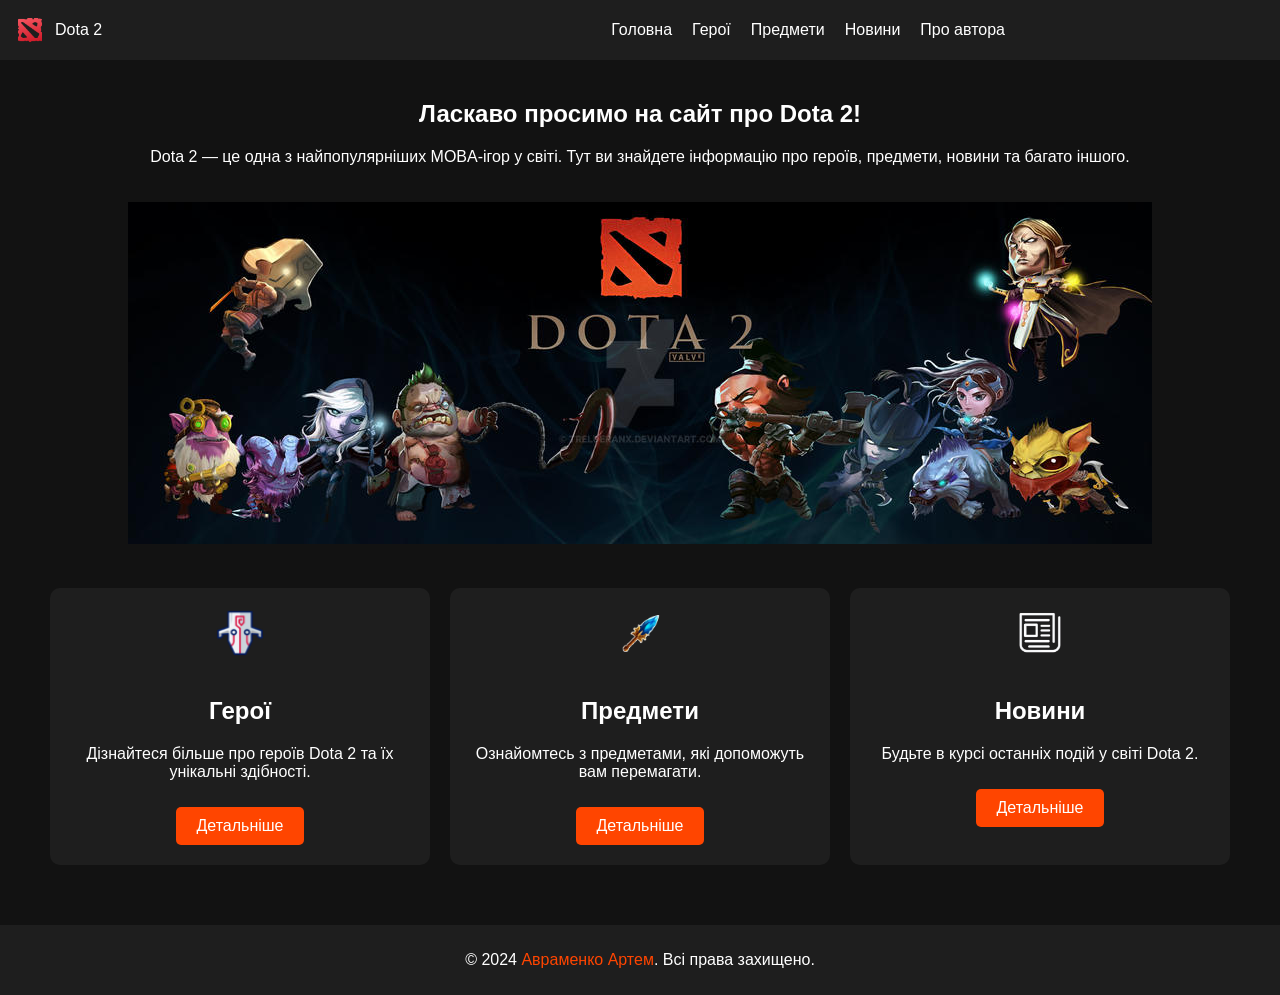
<file: Test Project/index.html>
<!DOCTYPE html>
<html lang="uk">
<head>
    <meta charset="UTF-8">
    <meta name="viewport" content="width=device-width, initial-scale=1.0">
    <meta name="description" content="Головна сторінка сайту про Dota 2">
    <title>Головна - Dota 2</title>
    <link rel="stylesheet" href="css/style.css">
</head>
<body>
    <!-- Шапка -->
<header>
    <div class="container">
        <a href="index.html" class="logo">
            <img src="image/dota-icon.png" alt="Dota 2 Logo">
            Dota 2
        </a>
        <nav>
            <ul>
                <li><a href="index.html">Головна</a></li>
                <li><a href="heroes.html">Герої</a></li>
                <li><a href="items.html">Предмети</a></li>
                <li><a href="news.html">Новини</a></li>
                <li><a href="about.html">Про автора</a></li>
            </ul>
        </nav>
    </div>
</header>


    <!-- Основний контент -->
    <main>
        <section class="banner">    
             <h1>Ласкаво просимо на сайт про Dota 2!</h1>
             <p>Dota 2 — це одна з найпопулярніших MOBA-ігор у світі. Тут ви знайдете інформацію про героїв, предмети, новини та багато іншого.</p>
              <img src="image/dota-banner.jpg" alt="Dota 2 Banner">
        </section>  

         <section class="categories">
        <div class="category">
            <img src="image/heroes.png" alt="Герої">
            <h2>Герої</h2>
            <p>Дізнайтеся більше про героїв Dota 2 та їх унікальні здібності.</p>
            <a href="heroes.html" class="button">Детальніше</a>
        </div>
        <div class="category">
            <img src="image/items-icon.png" alt="Предмети">
            <h2>Предмети</h2>
            <p>Ознайомтесь з предметами, які допоможуть вам перемагати.</p>
            <a href="items.html" class="button">Детальніше</a>
        </div>
        <div class="category">
            <img src="image/news-icon.png" alt="Новини">
            <h2>Новини</h2>
            <p>Будьте в курсі останніх подій у світі Dota 2.</p>
            <a href="updates.html" class="button">Детальніше</a>
        </div>
    </section>   
    </main>

    <!-- Футер -->
    <footer>
        <p>&copy; 2024 <a href="about.html">Авраменко Артем</a>. Всі права захищено.</p>
    </footer>
</body>
</html>
</file>
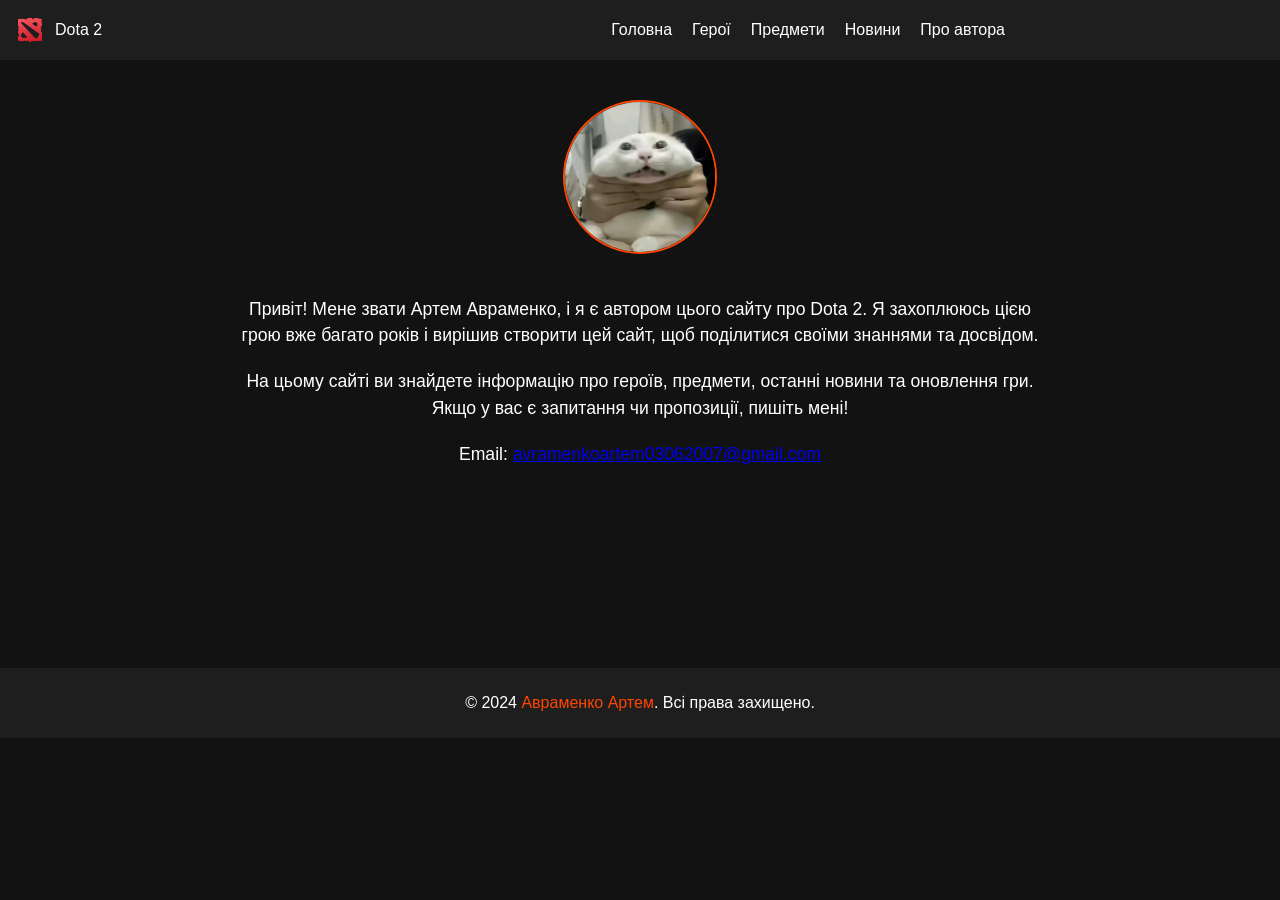
<file: Test Project/about.html>
<!DOCTYPE html>
<html lang="uk">
<head>
    <meta charset="UTF-8">
    <meta name="viewport" content="width=device-width, initial-scale=1.0">
    <meta name="description" content="Сторінка автора - Dota 2 сайт">
    <title>Про автора</title>
    <link rel="stylesheet" href="css/stylea.css">
</head>
<body>
    <!-- Шапка -->
    <header>
        <div class="container">
            <a href="index.html" class="logo">
                <img src="image/dota-icon.png" alt="Dota 2 Logo">
                Dota 2
            </a>
            <nav>
                <ul>
                    <li><a href="index.html">Головна</a></li>
                    <li><a href="heroes.html">Герої</a></li>
                    <li><a href="items.html">Предмети</a></li>
                    <li><a href="news.html">Новини</a></li>
                    <li><a href="about.html" class="active">Про автора</a></li>
                </ul>
            </nav>
        </div>
    </header>

    <!-- Основний контент -->
    <main>
        <section class="about-section">
            
            <div class="profile">
                <img src="image/profile.jpg" alt="Моє фото" class="profile-img">
                <div class="profile-info">
                    <p>Привіт! Мене звати Артем Авраменко, і я є автором цього сайту про Dota 2. Я захоплююсь цією грою вже багато років і вирішив створити цей сайт, щоб поділитися своїми знаннями та досвідом.</p>
                    <p>На цьому сайті ви знайдете інформацію про героїв, предмети, останні новини та оновлення гри. Якщо у вас є запитання чи пропозиції, пишіть мені!</p>
                    <p>Email: <a href="mailto:avramenkoartem03062007@gmail.com">avramenkoartem03062007@gmail.com</a></p>
                </div>
            </div>
        </section>
    </main>

    <!-- Футер -->
    <footer>
        <p>&copy; 2024 <a href="about.html">Авраменко Артем</a>. Всі права захищено.</p>
    </footer>
</body>
</html>
</file>
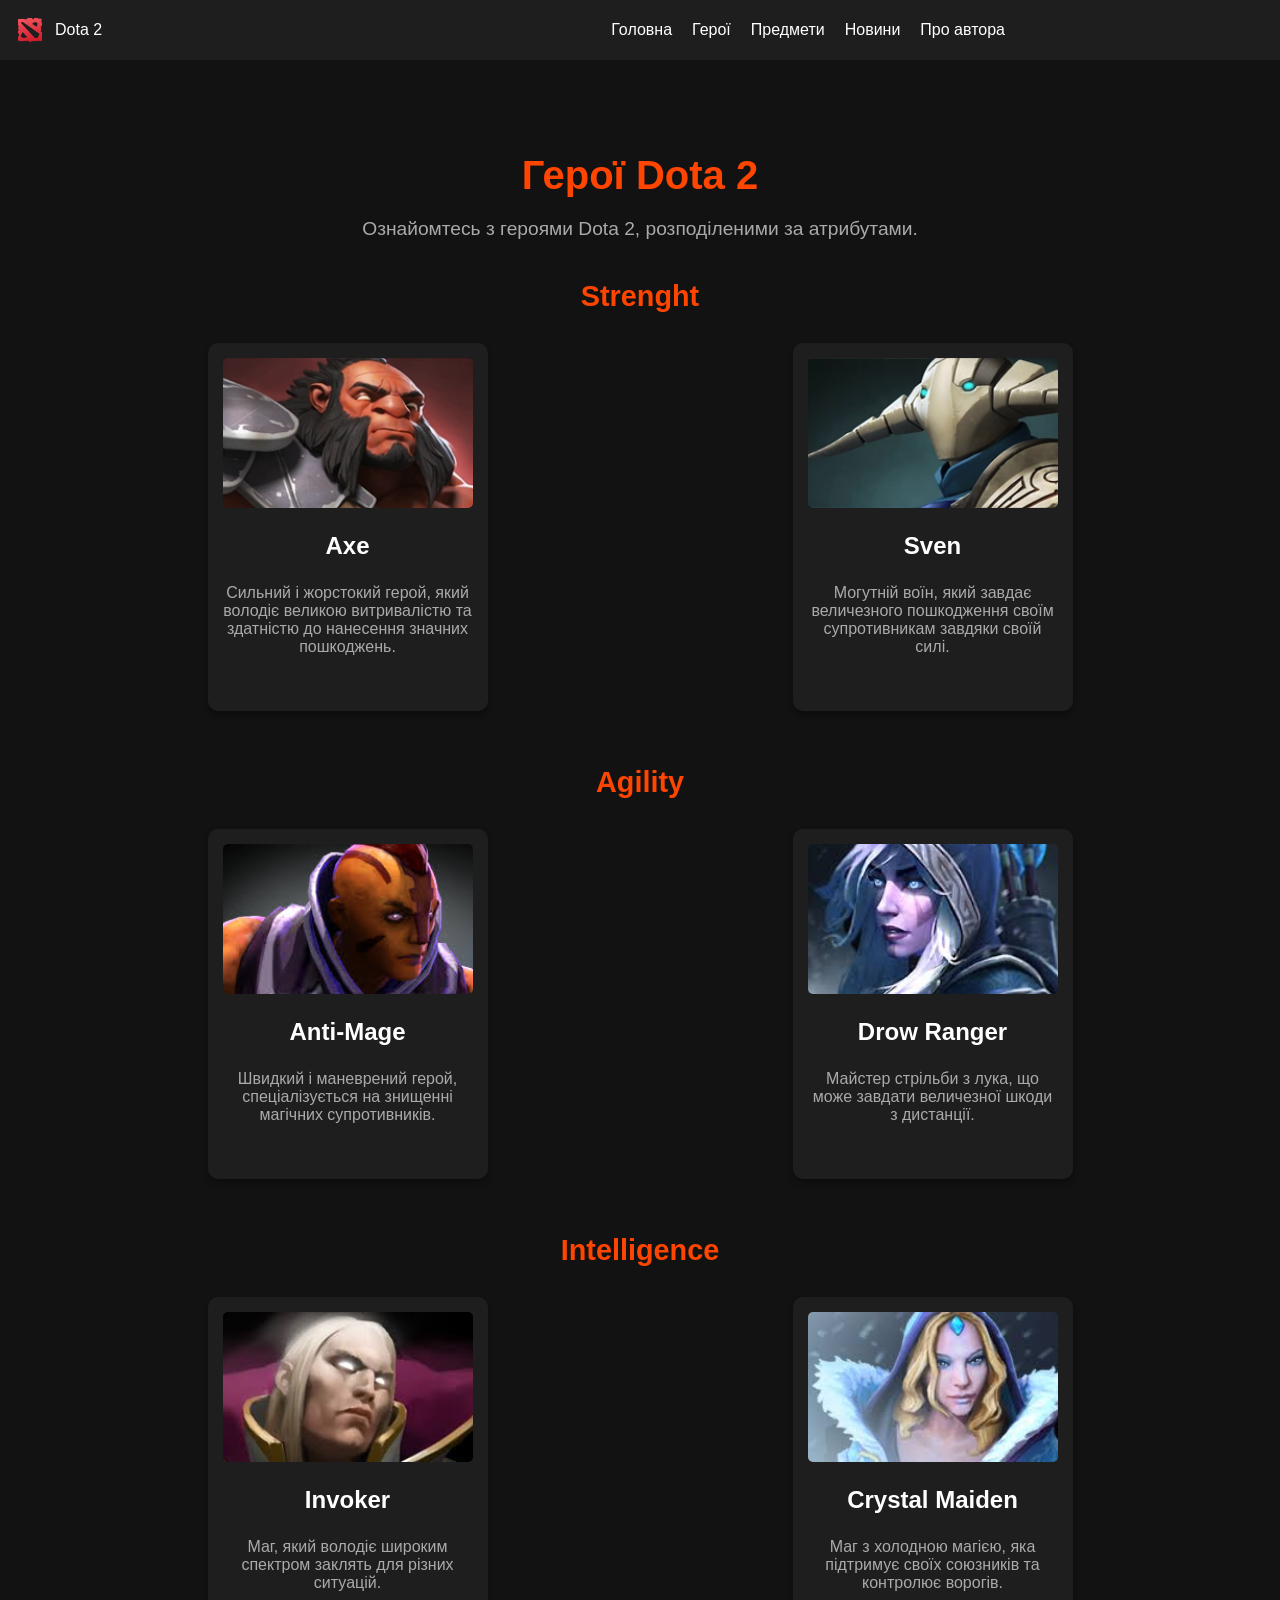
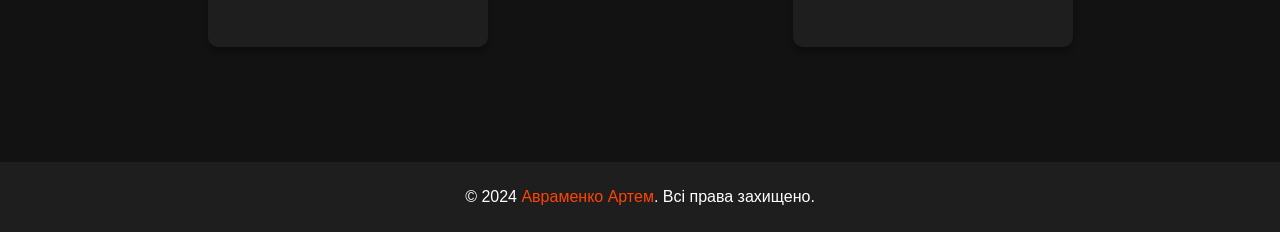
<file: Test Project/heroes.html>
<!DOCTYPE html>
<html lang="uk">
<head>
    <meta charset="UTF-8">
    <meta name="viewport" content="width=device-width, initial-scale=1.0">
    <meta name="description" content="Сторінка героїв Dota 2">
    <title>Герої - Dota 2</title>
    <link rel="stylesheet" href="css/styleh.css">
</head>
<body>
    <!-- Шапка -->
    <header>
        <div class="container">
            <a href="index.html" class="logo">
                <img src="image/dota-icon.png" alt="Dota 2 Logo">
                Dota 2
            </a>
            <nav>
                <ul>
                    <li><a href="index.html">Головна</a></li>
                    <li><a href="heroes.html">Герої</a></li>
                    <li><a href="items.html">Предмети</a></li>
                    <li><a href="news.html">Новини</a></li>
                    <li><a href="about.html">Про автора</a></li>
                </ul>
            </nav>
        </div>
    </header>

    <!-- Основний контент -->
    <main>
        <section class="hero-categories">
            <h1>Герої Dota 2</h1>
            <p>Ознайомтесь з героями Dota 2, розподіленими за атрибутами.</p>

            <div class="category">
                <h2>Strenght</h2>
                <div class="heroes-list">
                    <div class="hero">
                        <img src="image/Axe_icon.webp" alt="Axe">
                        <h3>Axe</h3>
                        <p>Сильний і жорстокий герой, який володіє великою витривалістю та здатністю до нанесення значних пошкоджень.</p>
                    </div>
                    <div class="hero">
                        <img src="image/Sven_icon.webp" alt="Sven">
                        <h3>Sven</h3>
                        <p>Могутній воїн, який завдає величезного пошкодження своїм супротивникам завдяки своїй силі.</p>
                    </div>
                </div>
            </div>

            <div class="category">
                <h2>Agility</h2>
                <div class="heroes-list">
                    <div class="hero">
                        <img src="image/AM.jpg" alt="Anti-Mage">
                        <h3>Anti-Mage</h3>
                        <p>Швидкий і маневрений герой, спеціалізується на знищенні магічних супротивників.</p>
                    </div>
                    <div class="hero">
                        <img src="image/Drowka.jpg" alt="Drow Ranger">
                        <h3>Drow Ranger</h3>
                        <p>Майстер стрільби з лука, що може завдати величезної шкоди з дистанції.</p>
                    </div>
                </div>
            </div>

            <div class="category">
                <h2>Intelligence</h2>
                <div class="heroes-list">
                    <div class="hero">
                        <img src="image/vok.png" alt="Invoker">
                        <h3>Invoker</h3>
                        <p>Маг, який володіє широким спектром заклять для різних ситуацій.</p>
                    </div>
                    <div class="hero">
                        <img src="image/CM.png" alt="Crystal Maiden">
                        <h3>Crystal Maiden</h3>
                        <p>Маг з холодною магією, яка підтримує своїх союзників та контролює ворогів.</p>
                    </div>
                </div>
            </div>
        </section>
    </main>

    <!-- Футер -->
    <footer>
        <p>&copy; 2024 <a href="about.html">Авраменко Артем</a>. Всі права захищено.</p>
    </footer>
</body>
</html>
</file>
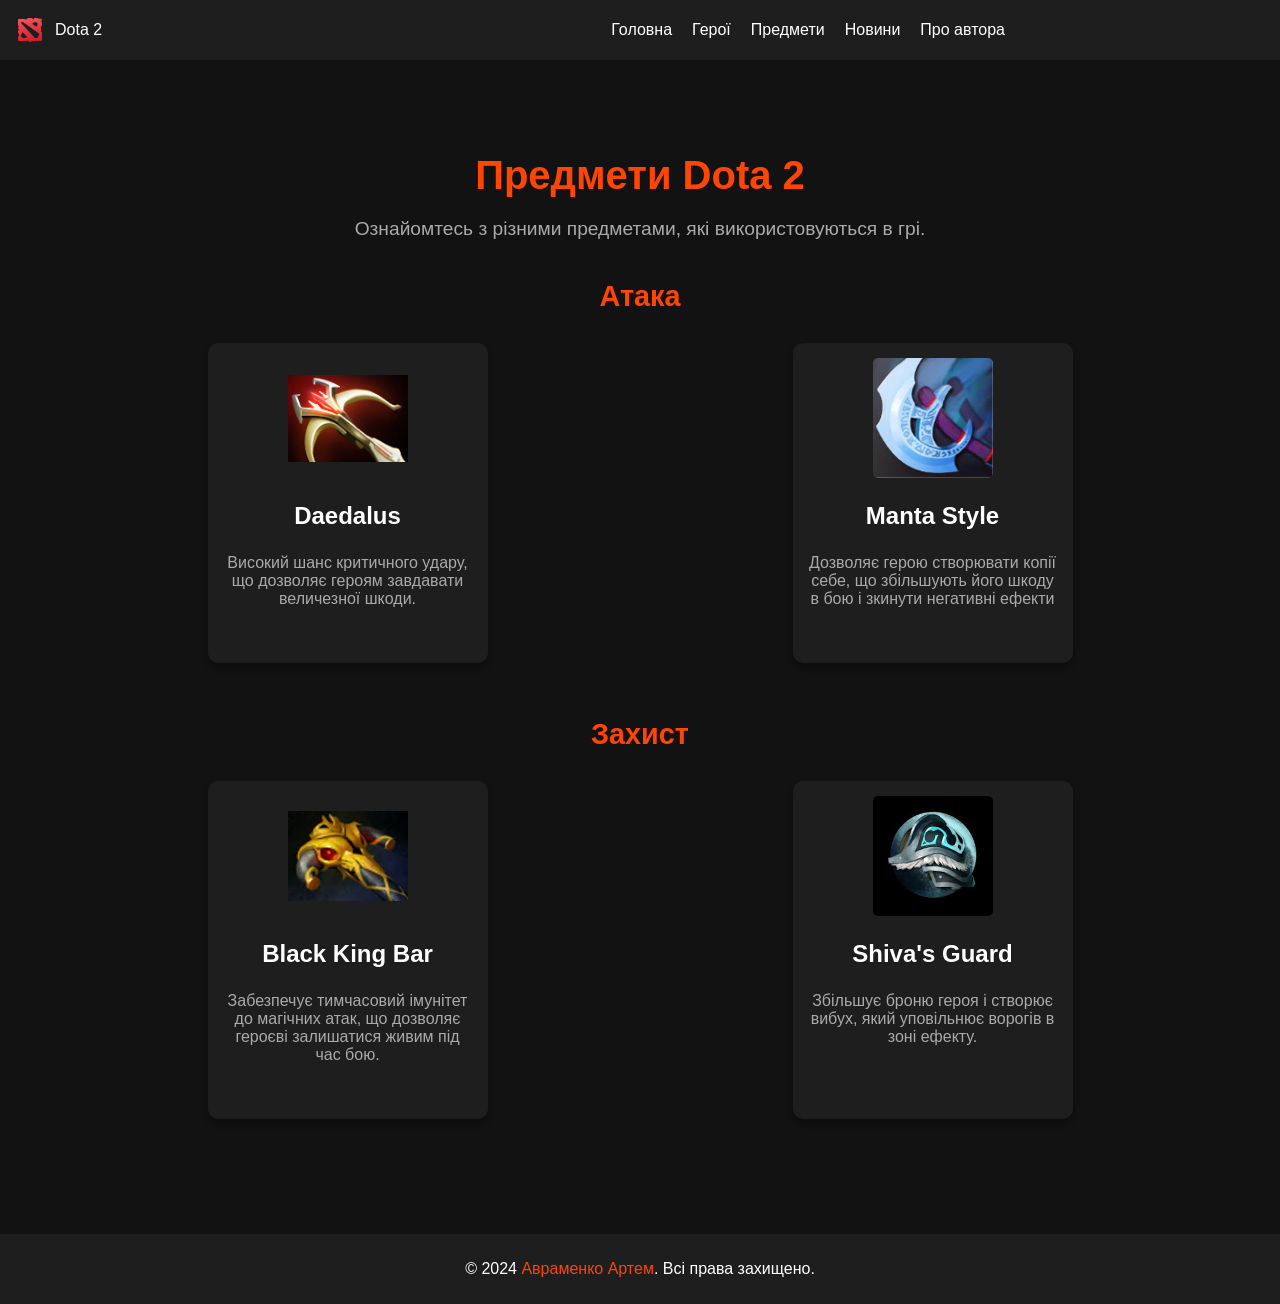
<file: Test Project/items.html>
<!DOCTYPE html>
<html lang="uk">
<head>
    <meta charset="UTF-8">
    <meta name="viewport" content="width=device-width, initial-scale=1.0">
    <meta name="description" content="Сторінка предметів Dota 2">
    <title>Предмети - Dota 2</title>
    <link rel="stylesheet" href="css/stylei.css">
</head>
<body>
    <!-- Шапка -->
    <header>
        <div class="container">
            <a href="index.html" class="logo">
                <img src="image/dota-icon.png" alt="Dota 2 Logo">
                Dota 2
            </a>
            <nav>
                <ul>
                    <li><a href="index.html">Головна</a></li>
                    <li><a href="heroes.html">Герої</a></li>
                    <li><a href="items.html">Предмети</a></li>
                    <li><a href="news.html">Новини</a></li>
                    <li><a href="about.html">Про автора</a></li>
                </ul>
            </nav>
        </div>
    </header>

    <!-- Основний контент -->
    <main>
        <section class="item-categories">
            <h1>Предмети Dota 2</h1>
            <p>Ознайомтесь з різними предметами, які використовуються в грі.</p>

            <div class="category">
                <h2>Атака</h2>
                <div class="items-list">
                    <div class="item">
                        <img src="image/Daedalus.png" alt="Daedalus">
                        <h3>Daedalus</h3>
                        <p>Високий шанс критичного удару, що дозволяє героям завдавати величезної шкоди.</p>
                    </div>
                    <div class="item">
                        <img src="image/Manta.png" alt="Manta Style">
                        <h3>Manta Style</h3>
                        <p>Дозволяє герою створювати копії себе, що збільшують його шкоду в бою і зкинути негативні ефекти</p>
                    </div>
                </div>
            </div>

            <div class="category">
                <h2>Захист</h2>
                <div class="items-list">
                    <div class="item">
                        <img src="image/BKB.png" alt="Black King Bar">
                        <h3>Black King Bar</h3>
                        <p>Забезпечує тимчасовий імунітет до магічних атак, що дозволяє героєві залишатися живим під час бою.</p>
                    </div>
                    <div class="item">
                        <img src="image/Shiva.png" alt="Shiva's Guard">
                        <h3>Shiva's Guard</h3>
                        <p>Збільшує броню героя і створює вибух, який уповільнює ворогів в зоні ефекту.</p>
                    </div>
                </div>
            </div>
        </section>
    </main>

    <!-- Футер -->
    <footer>
        <p>&copy; 2024 <a href="about.html">Авраменко Артем</a>. Всі права захищено.</p>
    </footer>
</body>
</html>
</file>
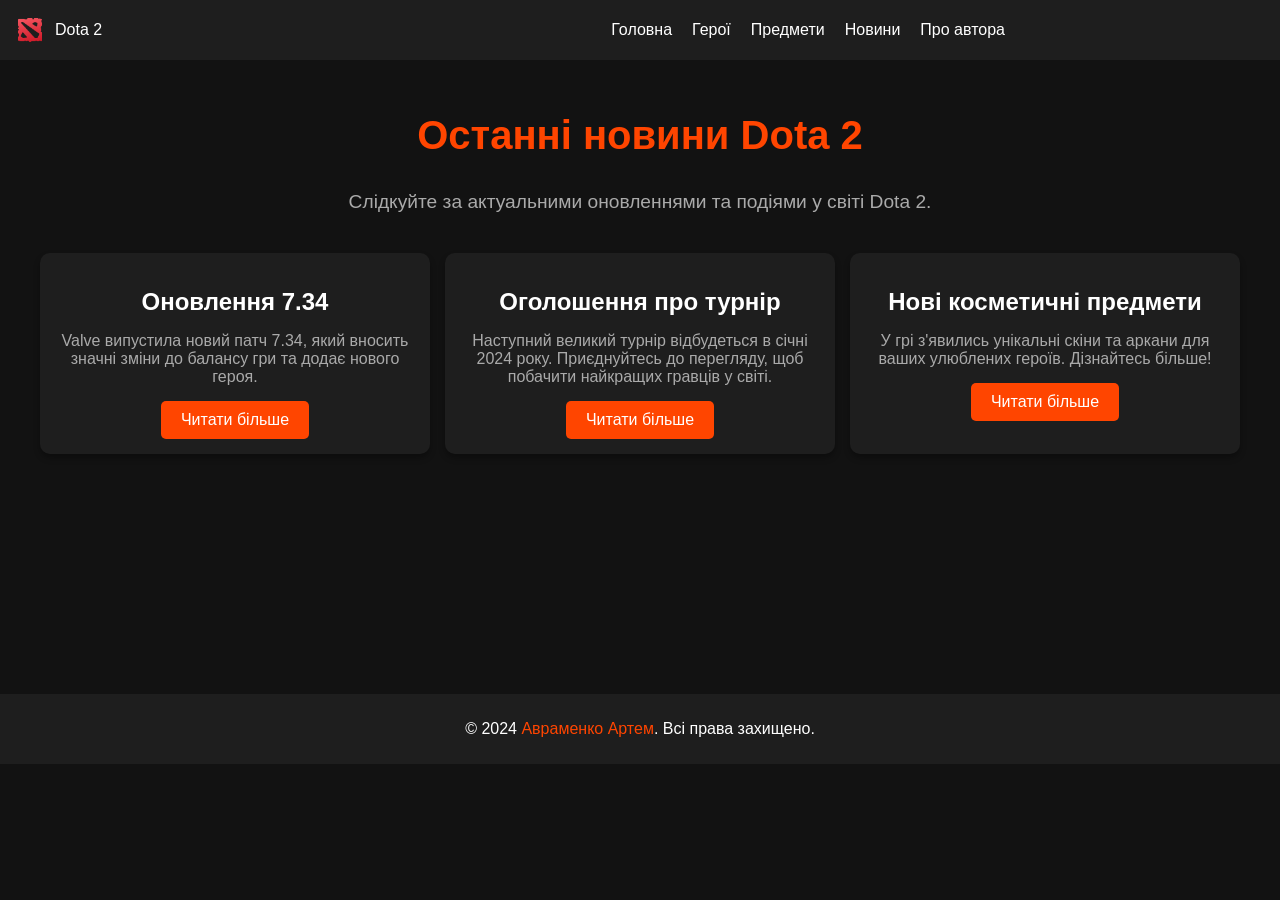
<file: Test Project/news.html>
<!DOCTYPE html>
<html lang="uk">
<head>
    <meta charset="UTF-8">
    <meta name="viewport" content="width=device-width, initial-scale=1.0">
    <meta name="description" content="Новини Dota 2">
    <title>Новини - Dota 2</title>
    <link rel="stylesheet" href="css/stylen.css">
</head>
<body>
    <!-- Шапка -->
    <header>
        <div class="container">
            <a href="index.html" class="logo">
                <img src="image/dota-icon.png" alt="Dota 2 Logo">
                Dota 2
            </a>
            <nav>
                <ul>
                    <li><a href="index.html">Головна</a></li>
                    <li><a href="heroes.html">Герої</a></li>
                    <li><a href="items.html">Предмети</a></li>
                    <li><a href="news.html">Новини</a></li>
                    <li><a href="about.html">Про автора</a></li>
                </ul>
            </nav>
        </div>
    </header>

    <!-- Основний контент -->
    <main>
        <section class="news-section">
            <h1>Останні новини Dota 2</h1>
            <p>Слідкуйте за актуальними оновленнями та подіями у світі Dota 2.</p>
            
            <div class="news-list">
               <article class="news-item">

    <h2>Оновлення 7.34</h2>
    <p>Valve випустила новий патч 7.34, який вносить значні зміни до балансу гри та додає нового героя.</p>
    <a href="https://www.dota2.com/patches/7.34?l=ukrainian" target="_blank" class="button">Читати більше</a>
</article>
                
                <article class="news-item">
                 
                    <h2>Оголошення про турнір</h2>
                    <p>Наступний великий турнір відбудеться в січні 2024 року. Приєднуйтесь до перегляду, щоб побачити найкращих гравців у світі.</p>
                    <a href="#" class="button">Читати більше</a>
                </article>
                
                <article class="news-item">
               
                    <h2>Нові косметичні предмети</h2>
                    <p>У грі з'явились унікальні скіни та аркани для ваших улюблених героїв. Дізнайтесь більше!</p>
                    <a href="#" class="button">Читати більше</a>
                </article>
            </div>
        </section>
    </main>

    <!-- Футер -->
    <footer>
        <p>&copy; 2024 <a href="about.html">Авраменко Артем</a>. Всі права захищено.</p>
    </footer>
</body>
</html>
</file>
<file: Test Project/css/style.css>
body {
    margin: 0;
    font-family: Arial, sans-serif;
    background-color: #121212;
    color: #fff;
}

header {
    background-color: #1e1e1e;
    padding: 15px 0;
}

header .container {
    display: flex;
    justify-content: space-between; /* Вирівнює логотип і меню по краях */
    align-items: center;
    max-width: 1000px;
    margin: left;
    padding: 0 15px;
}

header .logo {
    display: flex;
    align-items: center;
    text-decoration: none;
    color: #fff;
}

header .logo img {
    height: 30px;
    margin-right: 10px;
}

header nav ul {
    list-style: none;
    margin: 0;
    padding: 0;
    display: flex;
}

header nav ul li {
    margin: 0 10px;
}

header nav ul li a {
    text-decoration: none;
    color: #fff;
    transition: color 0.3s;
}

header nav ul li a:hover {
    color: #ff4500;
}

main {
    max-width: 1200px;
    margin: 0 auto;
    padding: 20px 15px;
}

.banner {
    text-align: center;
}

.banner img {
    max-width: 100%;
    height: auto;
    margin-top: 20px;
}

.categories {
    display: flex;
    justify-content: space-between;
    margin-top: 40px;
}

.category {
    background-color: #1e1e1e;
    padding: 20px;
    border-radius: 10px;
    text-align: center;
    flex: 1;
    margin: 0 10px;
}

.category img {
    height: 50px;
    margin-bottom: 15px;
}

.category .button {
    display: inline-block;
    margin-top: 10px;
    padding: 10px 20px;
    background-color: #ff4500;
    color: #fff;
    text-decoration: none;
    border-radius: 5px;
    transition: background-color 0.3s;
}

.category .button:hover {
    background-color: #e03e00;
}

footer {
    background-color: #1e1e1e;
    text-align: center;
    padding: 10px 0;
    margin-top: 40px;
}

footer a {
    text-decoration: none;
    color: #ff4500;
    transition: color 0.3s;
}

footer a:hover {
    color: #e03e00;
}
</file>
<file: Test Project/css/stylea.css>
/* Загальні стилі */
body {
    margin: 0;
    font-family: Arial, sans-serif;
    background-color: #121212;
    color: #fff;
}

header {
    background-color: #1e1e1e;
    padding: 15px 0;
}

header .container {
    display: flex;
    justify-content: space-between;
    align-items: center;
    max-width: 1000px;
    margin: left;
    padding: 0 15px;
}

header .logo {
    display: flex;
    align-items: center;
    text-decoration: none;
    color: #fff;
}

header .logo img {
    height: 30px;
    margin-right: 10px;
}

header nav ul {
    list-style: none;
    margin: 0;
    padding: 0;
    display: flex;
}

header nav ul li {
    margin: 0 10px;
}

header nav ul li a {
    text-decoration: none;
    color: #fff;
    transition: color 0.3s;
}

header nav ul li a:hover {
    color: #ff4500;
}

/* Стилі для профілю */
.profile {
    max-width: 800px;
    margin: 40px auto;
    text-align: center;
}

.profile img {
    width: 150px;
    height: 150px;
    border-radius: 50%;
    border: 2px solid #ff4500;
    margin-bottom: 20px;
}

.profile h1 {
    font-size: 2em;
    margin-bottom: 10px;
    text-align: center;
}

.profile p {
    font-size: 1.1em;
    line-height: 1.5;
    margin-bottom: 20px;
}

.profile .contact {
    display: flex;
    justify-content: center;
    gap: 15px;
}

.profile .contact a {
    text-decoration: none;
    padding: 10px 20px;
    border-radius: 5px;
    background-color: #ff4500;
    color: #fff;
    font-size: 1em;
    transition: background-color 0.3s;
}

.profile .contact a:hover {
    background-color: #e03e00;
}

/* Футер */
footer {
    background-color: #1e1e1e;
    text-align: center;
    padding: 10px 0;
    margin-top: 200px;
}

footer a {
    text-decoration: none;
    color: #ff4500;
    transition: color 0.3s; 
}

footer a:hover {
    color: #e03e00;
}
</file>
<file: Test Project/css/styleh.css>
/* Загальний стиль для всього тіла сайту */
body {
    margin: 0;
    font-family: Arial, sans-serif;
    background-color: #121212;
    color: #fff;
}

/* Стилі для шапки */
header {
    background-color: #1e1e1e;
    padding: 15px 0;
}

header .container {
    display: flex;
    justify-content: space-between;
    align-items: center;
    max-width: 1000px;
    margin: left;
    padding: 0 15px;
}

header .logo {
    display: flex;
    align-items: center;
    text-decoration: none;
    color: #fff;
}

header .logo img {
    height: 30px;
    margin-right: 10px;
}

header nav ul {
    list-style: none;
    margin: 0;
    padding: 0;
    display: flex;
}

header nav ul li {
    margin: 0 10px;
}

header nav ul li a {
    text-decoration: none;
    color: #fff;
    transition: color 0.3s;
}

header nav ul li a:hover {
    color: #ff4500;
}

/* Основний контент */
main {
    max-width: 1200px;
    margin: 0 auto;
    padding: 20px 15px;
}

/* Стилі для заголовків та описів */
.hero-categories {
    padding: 40px 15px;
    text-align: center;
}

.hero-categories h1 {
    font-size: 2.5rem;
    margin-bottom: 20px;
    color: #ff4500;
}

.hero-categories p {
    font-size: 1.2rem;
    color: #aaa;
    margin-bottom: 40px;
}

/* Стилі для категорій героїв */
.category {
    margin-top: 40px;
}

.category h2 {
    font-size: 1.8rem;
    color: #ff4500;
    margin-bottom: 15px;
}

/* Стилі для списку героїв */
.heroes-list {
    display: flex;
    justify-content: space-around;
    flex-wrap: wrap;
}

.hero {
    background-color: #1e1e1e;
    width: 250px;
    margin: 15px;
    padding: 15px;
    border-radius: 10px;
    text-align: center;
    box-shadow: 0 4px 6px rgba(0, 0, 0, 0.3);
    transition: transform 0.3s, box-shadow 0.3s;
}

.hero:hover {
    transform: translateY(-10px);
    box-shadow: 0 8px 12px rgba(0, 0, 0, 0.4);
}

.hero img {
    width: 100%;   /* Зображення займає всю ширину батьківського елемента */
    height: 150px; /* Фіксована висота для вирівнювання */
    object-fit: cover; /* Забезпечує збереження пропорцій без спотворення */
    border-radius: 5px;
    margin-bottom: 10px;
}

.hero h3 {
    font-size: 1.5rem;
    margin-top: 10px;
    color: #fff;
}

.hero p {
    font-size: 1rem;
    color: #aaa;
    margin-top: 10px;
}

/* Стилі для футера */
footer {
    background-color: #1e1e1e;
    text-align: center;
    padding: 10px 0;
    margin-top: 40px;
}

footer a {
    text-decoration: none;
    color: #ff4500;
    transition: color 0.3s;
}

footer a:hover {
    color: #e03e00;
}
</file>
<file: Test Project/css/stylei.css>
/* Загальний стиль для всього тіла сайту */
body {
    margin: 0;
    font-family: Arial, sans-serif;
    background-color: #121212;
    color: #fff;
}

/* Стилі для шапки */
header {
    background-color: #1e1e1e;
    padding: 15px 0;
}

header .container {
    display: flex;
    justify-content: space-between;
    align-items: center;
    max-width: 1000px;
    margin: center;
    padding: 0 15px;
}

header .logo {
    display: flex;
    align-items: center;
    text-decoration: none;
    color: #fff;
}

header .logo img {
    height: 30px;
    margin-right: 10px;
}

header nav ul {
    list-style: none;
    margin: 0;
    padding: 0;
    display: flex;
}

header nav ul li {
    margin: 0 10px;
}

header nav ul li a {
    text-decoration: none;
    color: #fff;
    transition: color 0.3s;
}

header nav ul li a:hover {
    color: #ff4500;
}

/* Основний контент */
main {
    max-width: 1200px;
    margin: 0 auto;
    padding: 20px 15px;
}

/* Стилі для заголовків і категорій */
.item-categories {
    padding: 40px 15px;
    text-align: center;
}

.item-categories h1 {
    font-size: 2.5rem;
    margin-bottom: 20px;
    color: #ff4500;
}

.item-categories p {
    font-size: 1.2rem;
    color: #aaa;
    margin-bottom: 40px;
}

.category {
    margin-top: 40px;
}

.category h2 {
    font-size: 1.8rem;
    color: #ff4500;
    margin-bottom: 15px;
}

/* Стилі для списку предметів */
.items-list {
    display: flex;
    justify-content: space-around;
    flex-wrap: wrap;
}

.item {
    background-color: #1e1e1e;
    width: 250px;
    margin: 15px;
    padding: 15px;
    border-radius: 10px;
    text-align: center;
    box-shadow: 0 4px 6px rgba(0, 0, 0, 0.3);
    transition: transform 0.3s, box-shadow 0.3s;
}

.item:hover {
    transform: translateY(-10px);
    box-shadow: 0 8px 12px rgba(0, 0, 0, 0.4);
}

.item img {
    width: 120px;   /* Встановлює фіксовану ширину */
    height: 120px;  /* Встановлює фіксовану висоту */
    object-fit: contain; /* Забезпечує збереження пропорцій без обрізання */
    border-radius: 5px;
    margin-bottom: 10px;
}

.item h3 {
    font-size: 1.5rem;
    margin-top: 10px;
    color: #fff;
}

.item p {
    font-size: 1rem;
    color: #aaa;
    margin-top: 10px;
}

/* Стилі для футера */
footer {
    background-color: #1e1e1e;
    text-align: center;
    padding: 10px 0;
    margin-top: 40px;
}

footer a {
    text-decoration: none;
    color: #ff4500;
    transition: color 0.3s;
}

footer a:hover {
    color: #e03e00;
}
</file>
<file: Test Project/css/stylen.css>
/* Загальні стилі */
body {
    margin: 0;
    font-family: Arial, sans-serif;
    background-color: #121212;
    color: #fff;
}

header {
    background-color: #1e1e1e;
    padding: 15px 0;
}

header .container {
    display: flex;
    justify-content: space-between;
    align-items: center;
    max-width: 1000px;
    margin: left;
    padding: 0 15px;
}

header .logo {
    display: flex;
    align-items: center;
    text-decoration: none;
    color: #fff;
}

header .logo img {
    height: 30px;
    margin-right: 10px;
}

header nav ul {
    list-style: none;
    margin: 0;
    padding: 0;
    display: flex;
}

header nav ul li {
    margin: 0 10px;
}

header nav ul li a {
    text-decoration: none;
    color: #fff;
    transition: color 0.3s;
}

header nav ul li a:hover {
    color: #ff4500;
}

/* Основний контент */
main {
    max-width: 1200px;
    margin: 0 auto;
    padding: 20px 15px;
}

.news-section h1 {
    text-align: center;
    font-size: 2.5rem;
    color: #ff4500;
}

.news-section p {
    text-align: center;
    color: #aaa;
    font-size: 1.2rem;
    margin-bottom: 40px;
}

.news-list {
    display: flex;
    flex-wrap: wrap;
    justify-content: space-between;
}

.news-item {
    background-color: #1e1e1e;
    width: 30%;
    margin-bottom: 20px;
    border-radius: 10px;
    text-align: center;
    padding: 15px;
    box-shadow: 0 4px 6px rgba(0, 0, 0, 0.3);
    transition: transform 0.3s, box-shadow 0.3s;
}

.news-item:hover {
    transform: translateY(-10px);
    box-shadow: 0 8px 12px rgba(0, 0, 0, 0.4);
}

.news-item img {
    width: 100%;
    height: 150px;
    object-fit: cover;
    border-radius: 5px;
    margin-bottom: 10px;
}

.news-item h2 {
    color: #fff;
    font-size: 1.5rem;
    margin-bottom: 10px;
}

.news-item p {
    color: #aaa;
    font-size: 1rem;
    margin-bottom: 15px;
}

.news-item .button {
    display: inline-block;
    padding: 10px 20px;
    background-color: #ff4500;
    color: #fff;
    text-decoration: none;
    border-radius: 5px;
    transition: background-color 0.3s;
}

.news-item .button:hover {
    background-color: #e03e00;
}

/* Футер */
footer {
    background-color: #1e1e1e;
    text-align: center;
    padding: 10px 0;
    margin-top: 200px;
}

footer a {
    text-decoration: none;
    color: #ff4500;
    transition: color 0.3s;
}

footer a:hover {
    color: #e03e00;
}
</file>
